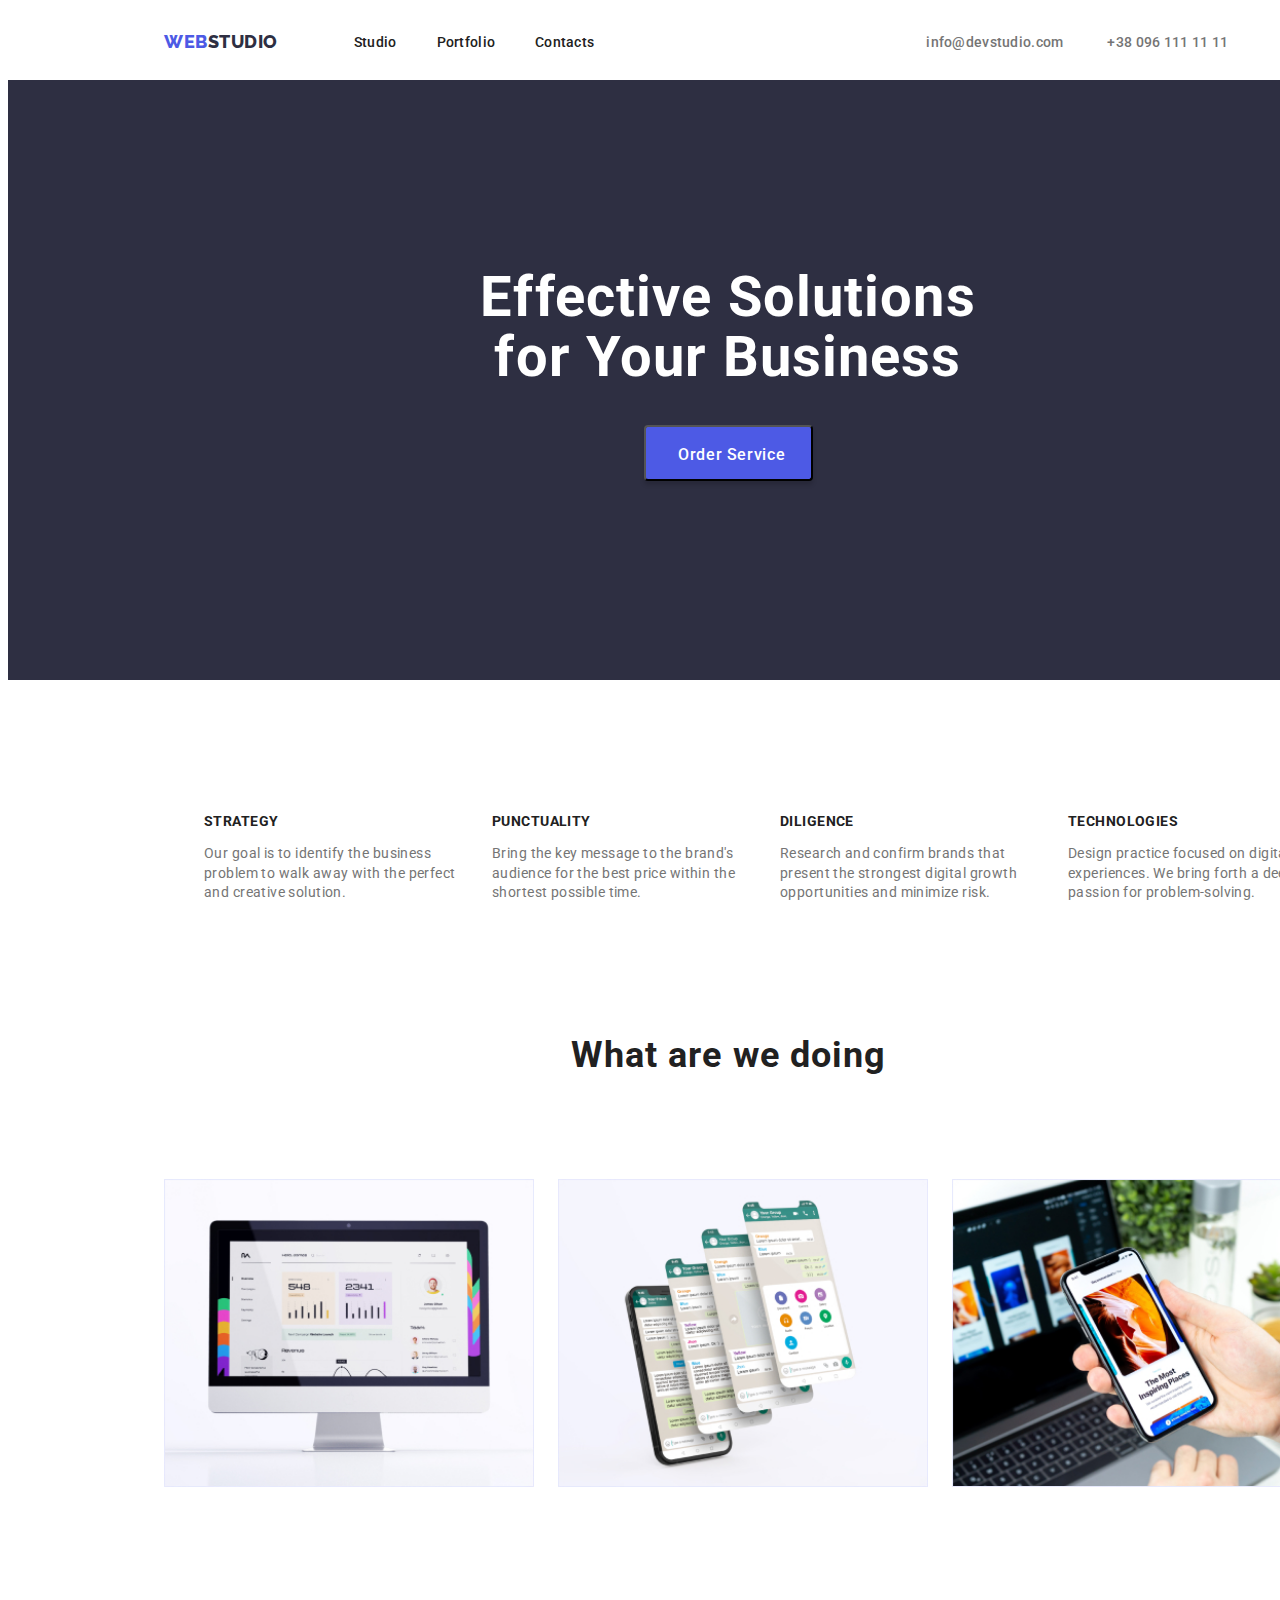
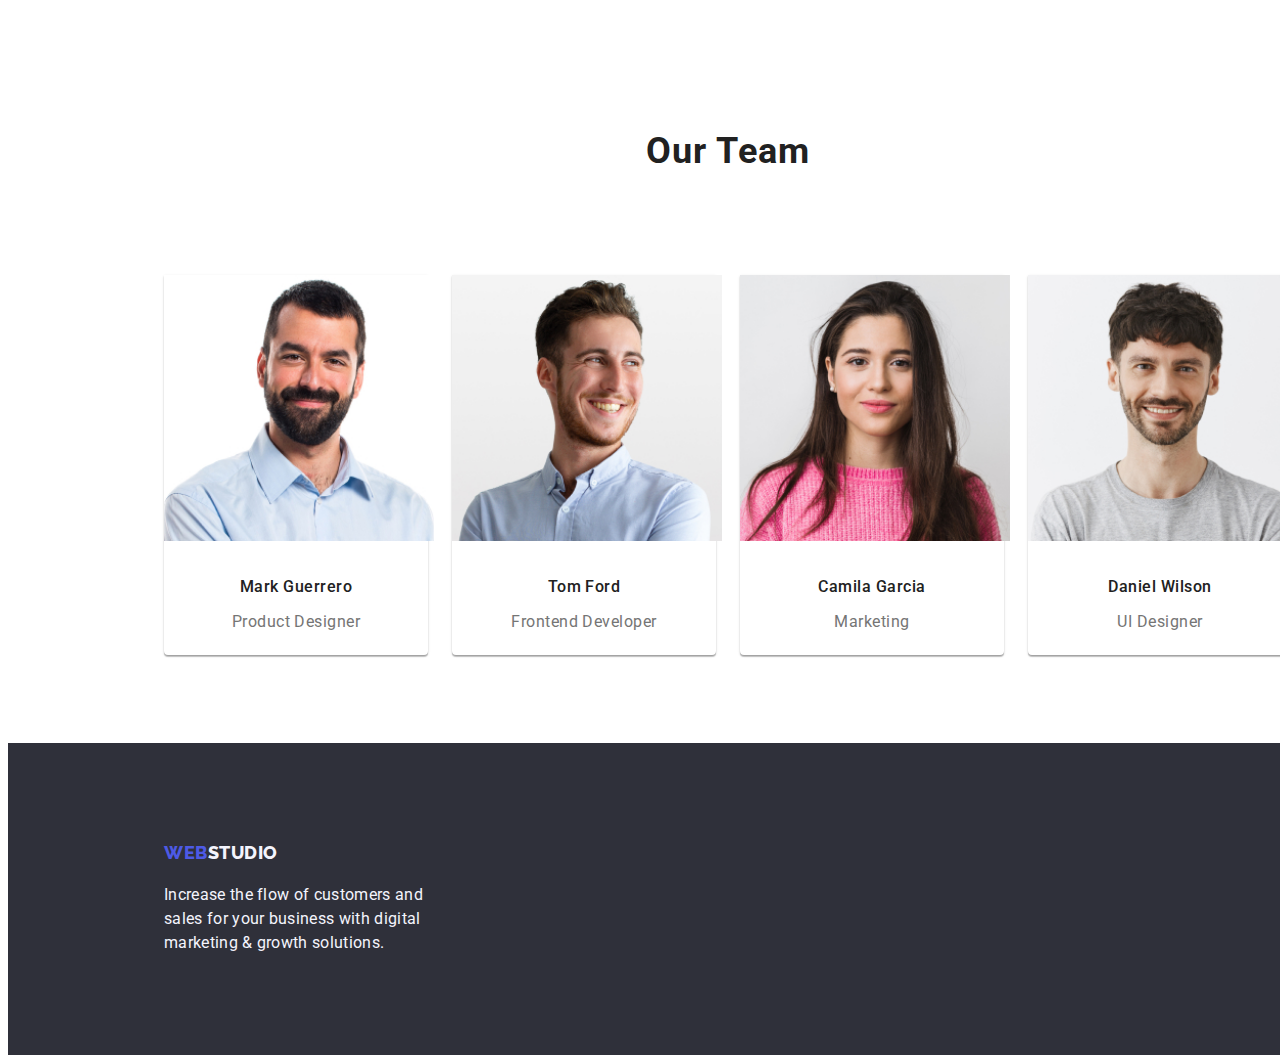
<file: index.html>
<!DOCTYPE html>
<html lang="en">
<head>
    <meta charset="UTF-8" />
    <meta http-equiv="X-UA-Compatible" content="IE=edge" />
    <meta name="viewport" content="width=device-width, initial-scale=1.0" />
    <link rel="stylesheet" href="./css/style.css">
    <link rel="preconnect" href="https://fonts.googleapis.com">
    <link rel="preconnect" href="https://fonts.gstatic.com" crossorigin>
    <link href="https://fonts.googleapis.com/css2?family=Roboto:ital,wght@0,500;0,700;0,900;1,400&display=swap"rel="stylesheet">
    <link rel="preconnect" href="https://fonts.googleapis.com">
    <link rel="preconnect" href="https://fonts.gstatic.com" crossorigin>
    <link href="https://fonts.googleapis.com/css2?family=Raleway:wght@700&display=swap" rel="stylesheet">
    <link rel="preconnect" href="https://fonts.googleapis.com">
    <link rel="preconnect" href="https://fonts.gstatic.com" crossorigin>
    <link href="https://fonts.googleapis.com/css2?family=Roboto:wght@500&display=swap" rel="stylesheet">
    <link rel="preconnect" href="https://fonts.googleapis.com">
    <link rel="preconnect" href="https://fonts.gstatic.com" crossorigin>
    <link href="https://fonts.googleapis.com/css2?family=Roboto:ital@1&display=swap" rel="stylesheet">
    <title>WebStudio</title>
</head>

<body class="body">
    <header class="header_flex">
        <a class="logo"  href=""> <span class="web">WEB</span>STUDIO</a>
        <nav>
            <ul class="list_header list">
                <li><a class="link" href="">Studio</a></li>
                <li><a class="link" href="./portfolio.html">Portfolio</a></li>
                <li><a class="link" href="">Contacts</a></li>
            </ul>
        </nav>
        <div class="namber_header">
            <a class="namber" href="info@devstudio.com">info@devstudio.com</a>
            <a class="namber_phone namber" href="+38 096 111 11 11">+38 096 111 11 11</a>
        </div>
    </header>
    <main class="main">
        <h1 class="main_text">Effective Solutions for Your Business</h1>
        <button class="main_button" type="button"><p class="button_name"> Order Service</p></button>
    </main>
    <section>
        <ul class="list list_section">
            <li class="">
                <h3 class="section_one_text">Strategy</h3>
                <p class="section_one_p">Our goal is to identify the business problem to walk away with the perfect and creative solution.</p>
            </li>
            <li>
                <h3 class="section_one_text">Punctuality</h3>
                <p class="section_one_p">Bring the key message to the brand's audience for the best price within the shortest possible time.</p>
            </li>
            <li>
                <h3 class="section_one_text">Diligence</h3>
                <p class="section_one_p">Research and confirm brands that present the strongest digital growth opportunities and minimize risk.</p>
            </li>
            <li>
                <h3 class="section_one_text">Technologies</h3>
                <p class="section_one_p">Design practice focused on digital experiences. We bring forth a deep passion for problem-solving.</p>
            </li>
        </ul>
    </section>
    <section class="section_two">
        <h2 class="section_text">What are we doing</h2>
        <ul class="list list_three">
            <li>
                <div>
                    <img class="section_two_img" src="./image/our-work1.jpg" alt="наша робота" width="370px">
                </div>
            </li>
            <li>
                <div class="our-work2">
                    <img src="./image/our-work2.jpg" alt="наша робота" width="370px">
                </div>
            </li>
            <li>
                <div>
                    <img src="./image/our-work3.jpg" alt="наша робота" width="370px">
                </div>
            </li>
        </ul>
    </section>
    <section class="section_three">
        <h2 class="section_text_2">Our Team</h2>
        <ul class="list_four">
            <li>
                <div class="box">
                    <img class="section_three_img" src="./image/Mark Guerrero.jpg" alt="Product Designer" width="270px">
                    <h3 class="section_three_text">Mark Guerrero</h3>
                    <p class="section_three_p">Product Designer</p>
                </div>
            </li>
            <li>
                <div class="box">
                    <img class="section_three_img" src="./image/Tom Ford.jpg" alt="Marketing" width="270px">
                    <h3 class="section_three_text">Tom Ford</h3>
                    <p class="section_three_p">Frontend Developer</p>
                </div>
            </li>
            <li>
                <div class="box">
                    <img class="section_three_img" src="./image/Camila Garcia.jpg" alt="Frontend Developer" width="270px">
                    <h3 class="section_three_text">Camila Garcia</h3>
                    <p class="section_three_p">Marketing</p>
                </div>
            </li>
            <li>
                <div class="box">
                    <img class="section_three_img" src="./image/Daniel Wilson.jpg" alt="UI Designer" width="270px">
                    <h3 class="section_three_text">Daniel Wilson</h3>
                    <p class="section_three_p">UI Designer</p>
                </div>
            </li>
        </ul>
    </section>
    <footer class="footer">
        <a class="footer_logo" href=""> <span class="web">WEB</span>STUDIO</a>
        
        <p class="footer_p">Increase the flow of customers and sales for your business with digital marketing & growth solutions.</p>
        
    </footer>
</body>

</html>
</file>
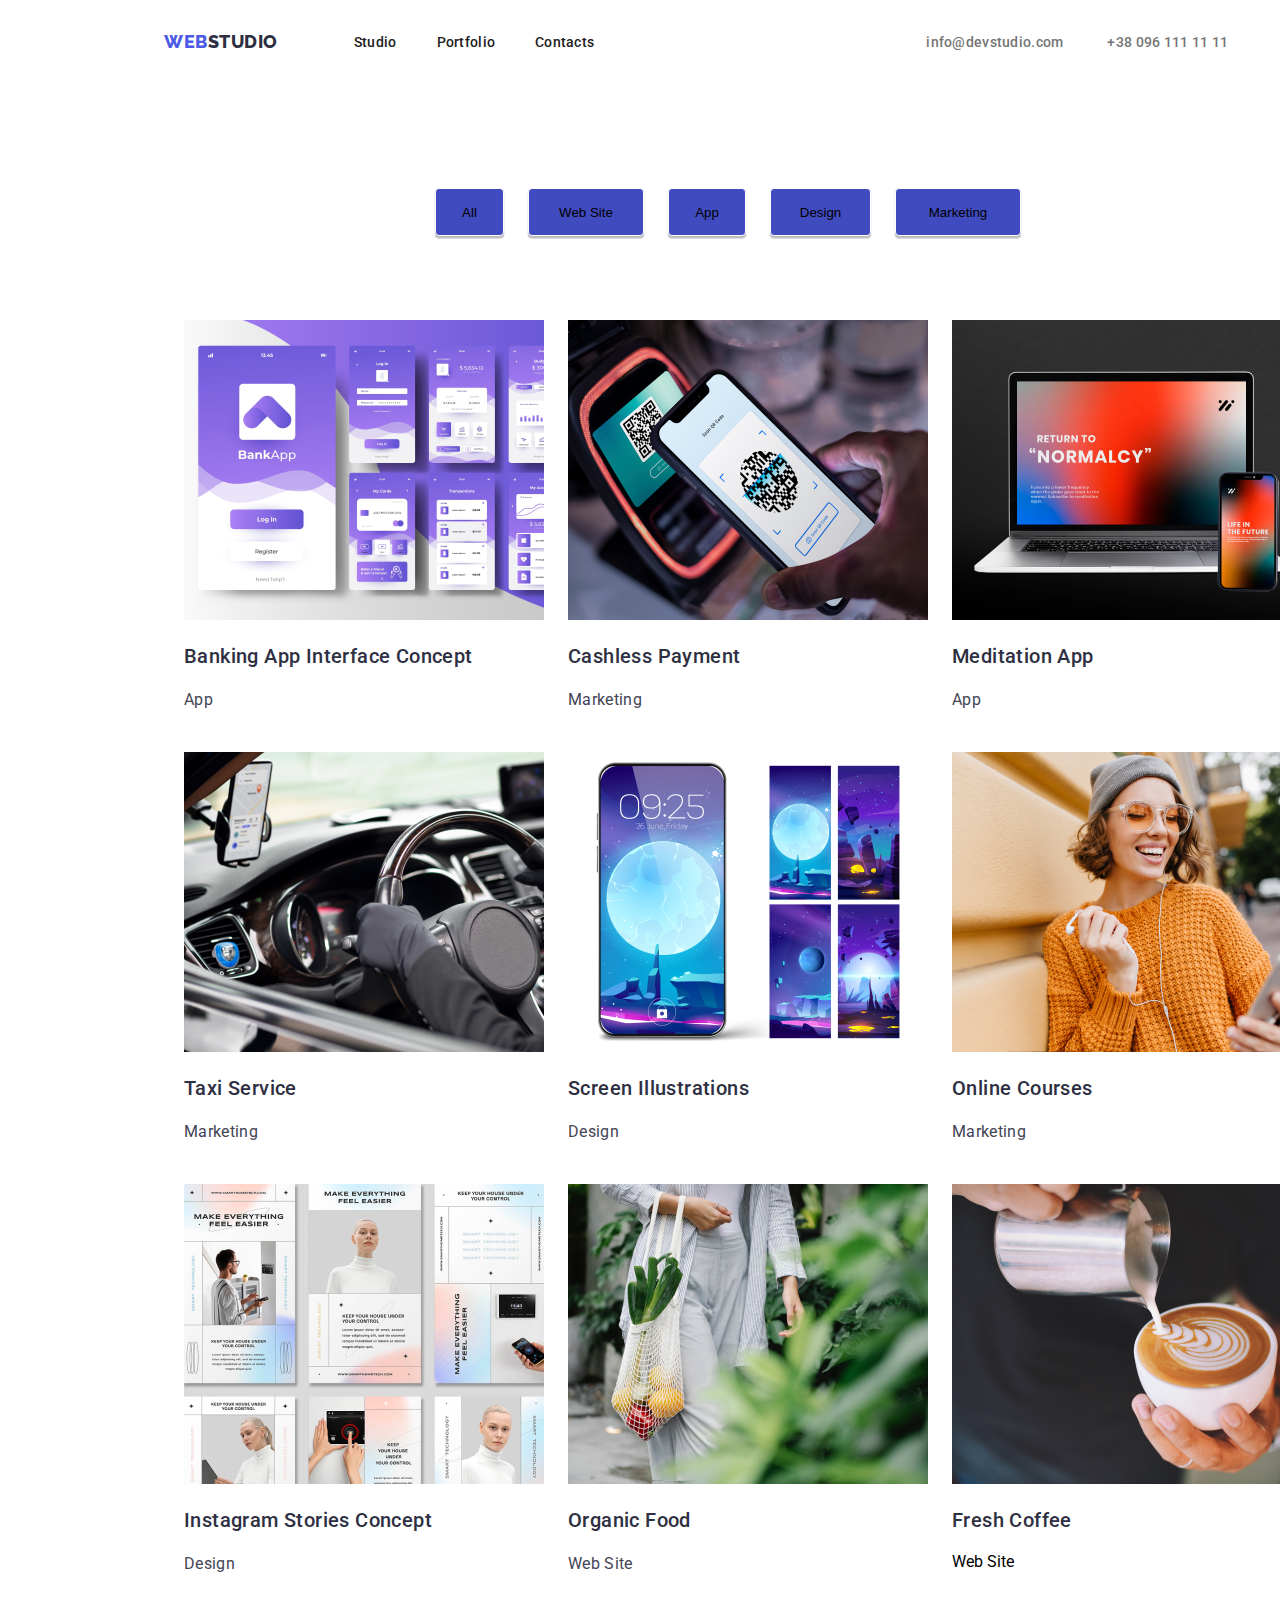
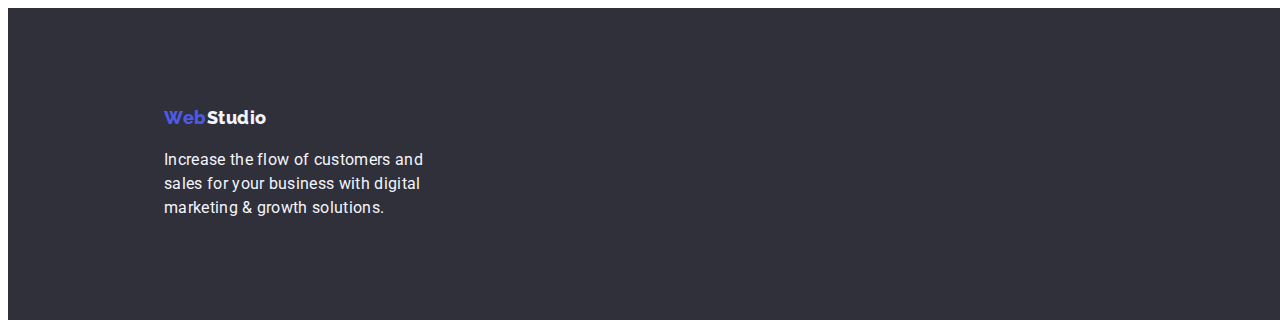
<file: portfolio.html>
<!DOCTYPE html>
<html lang="en">
<head>
    <meta charset="UTF-8" />
    <meta http-equiv="X-UA-Compatible" content="IE=edge" />
    <meta name="viewport" content="width=device-width, initial-scale=1.0" />
    <link rel="stylesheet" href="./css/style.css">
    <link rel="preconnect" href="https://fonts.googleapis.com">
    <link rel="preconnect" href="https://fonts.gstatic.com" crossorigin>
    <link rel="preconnect" href="https://fonts.gstatic.com" crossorigin>
    <link href="https://fonts.googleapis.com/css2?family=Raleway:wght@400;700&display=swap" rel="stylesheet">
    <link rel="preconnect" href="https://fonts.googleapis.com">
    <link rel="preconnect" href="https://fonts.gstatic.com" crossorigin>
    <link href="https://fonts.googleapis.com/css2?family=Roboto:wght@400;700&display=swap" rel="stylesheet">
    <link rel="preconnect" href="https://fonts.googleapis.com">
    <link rel="preconnect" href="https://fonts.gstatic.com" crossorigin>
    <link href="https://fonts.googleapis.com/css2?family=Roboto:wght@500&display=swap" rel="stylesheet">
    <link rel="preconnect" href="https://fonts.googleapis.com">
    <link rel="preconnect" href="https://fonts.gstatic.com" crossorigin>
    <link href="https://fonts.googleapis.com/css2?family=Roboto:ital@1&display=swap" rel="stylesheet">
    <title>Document</title>
</head>
<body class="body">
    <header  class="header_flex">
        <a class="logo" href="./index.html"> <span class="web">WEB</span>STUDIO</a>
        <nav>
            <ul class="list_header list">
                <li><a class="link" href="./index.html">Studio</a></li>
                <li><a class="link" href="">Portfolio</a></li>
                <li><a class="link" href="">Contacts</a></li>
            </ul>
        </nav>
        <div class="namber_header">
            <a class="namber" href="info@devstudio.com">info@devstudio.com</a>
            <a class="namber_phone namber" href="+38 096 111 11 11">+38 096 111 11 11</a>
        </div>    
    </header>
    <section>       
            <div>
                <ul class="portfolio_list">
                    <li><button class="portfolio_button portfolio_button1" type="button">All</button></li>
                    <li><button class="portfolio_button portfolio_button2" type="button">Web Site</button></li>
                    <li><button class="portfolio_button portfolio_button3" type="button">App</button></li>
                    <li><button class="portfolio_button portfolio_button4" type="button">Design</button></li>
                    <li><button class="portfolio_button portfolio_button5" type="button">Marketing</button></li>
                </ul>             
            </div>        
        <ul class="portfolio_list_two">
            <li>
                <div>
                    <img src="./image/Banking App Interface Concept.jpg" alt="Banking App Interface Concept">
                    <h3 class="portfolio_section_one_text">Banking App Interface Concept</h3>
                    <p class="portfolio_section_one_p">App</p>
                </div>
            </li>
            <li>
                <div>
                    <img src="./image/Cashless Payment.jpg" alt="Cashless Payment">
                    <h3 class="portfolio_section_one_text">Cashless Payment</h3>
                    <p class="portfolio_section_one_p">Marketing</p>
                </div>
            </li>
            <li>
                <div>
                    <img src="./image/Meditation App.jpg" alt="Meditation App">
                    <h3 class="portfolio_section_one_text">Meditation App</h3>
                    <p class="portfolio_section_one_p">App</p>
                </div>
            </li>
            <li>
                <div>
                    <img src="./image/Taxi Service.jpg" alt="Taxi Service">
                    <h3 class="portfolio_section_one_text">Taxi Service</h3>
                    <p class="portfolio_section_one_p">Marketing</p>
                </div>
            </li>
            <li>
                <div>
                    <img src="./image/Screen Illustrations.jpg" alt="Screen Illustrations">
                    <h3 class="portfolio_section_one_text">Screen Illustrations</h3>
                    <p class="portfolio_section_one_p">Design</p>
                </div>
            </li>
            <li>
                <div>
                    <img src="./image/Online Courses.jpg" alt="Online Courses">
                    <h3 class="portfolio_section_one_text">Online Courses</h3>
                    <p class="portfolio_section_one_p">Marketing</p>
                </div>
            </li>
            <li>
                <div>
                    <img src="./image/Instagram Stories Concept.jpg" alt="Instagram Stories Concept">
                    <h3 class="portfolio_section_one_text">Instagram Stories Concept</h3>
                    <p class="portfolio_section_one_p">Design</p>
                </div>
            </li>
            <li>
                <div>
                    <img src="./image/Organic Food.jpg" alt="Organic Food">
                    <h3 class="portfolio_section_one_text">Organic Food</h3>
                    <p class="portfolio_section_one_p">Web Site</p>
                </div>
            </li>
            <li>
                <div>
                    <img src="./image/Fresh Coffee.jpg" alt="Fresh Coffee">
                    <h3 class="portfolio_section_one_text">Fresh Coffee</h3>
                    <p class="sportfolio_section_one_p">Web Site</p>
                </div>
            </li>
        </ul>
    </section>


    <footer class="footer">
        <a class="footer_logo" href=""> <span class="web">Web</span>Studio</a>
        
        <p class="footer_p">Increase the flow of customers and sales for your business with digital marketing & growth solutions.</p>
        
    </footer>
</body>
</html>
</file>
<file: css/style.css>
html{
    box-sizing: border-box;
}
*,*::before,*::after{
    box-sizing: inherit;
}
*{
    cursor: pointer;
}
.body{
    font-family: 'Sans-Serif', 'Roboto';
    width: 1440px;
}
.header_flex{
    display: flex;
    height: 72px;
}
.logo {
    font-family: 'Raleway';
    font-style: normal;
    font-weight: 800;
    font-size: 18px;
    line-height: 1.16;
    letter-spacing: 0.03em;    
    color: #2E2F42;
    text-transform: none;
    text-decoration-line: none;
    padding-top: 24px;
    padding-left: 156px;
}
.web {
    font-family: 'Raleway';
    font-style: normal;
    font-weight: 800;
    font-size: 18px;
    line-height: 1.16;
    letter-spacing: 0.03em;    
    color: #4D5AE5;
}
.list_header{
    margin-top: 24px ;
    margin-left: 76px;
    padding: 0;
    gap: 40px;
}
.list{
    list-style: none;
    display: flex;
}
.link{
    font-family: 'Roboto';
    font-style: normal;
    font-weight: 500;
    font-size: 14px;
    line-height: 1.14;
    letter-spacing: 0.02em;
    color: #212121;
    text-transform: none;
    text-decoration-line: none;
}
.namber_header{
    margin-left: 332px;
    margin-top: 24px;
}
.namber{
    font-family: 'Roboto';
    font-style: normal;
    font-weight: 500;
    font-size: 14px;
    line-height: 1.14;
    letter-spacing: 0.02em;
    color: #757575;
    text-decoration-line: none;
}
.namber_phone{
    margin-left: 40px;
}
.main{
    width: 1440px;
    height: 600px;
    left: 0px;
    top: 72px;
    background: #2E2F42;
    
}
.main_text{
    font-family: 'Roboto';
    font-style: normal;
    font-weight: 700;
    font-size: 56px;
    line-height: 1.07;    
    text-align: center;
    letter-spacing: 0.02em;    
    color: #FFFFFF;
    width: 496px;
    padding-top: 188px;
    margin-left: 472px;
    margin-top: 0;
}
.main_button{
    display: flex;
    flex-direction: row;
    align-items: flex-start;
    padding: 16px 32px;
    gap: 10px;
    width: 169px;
    height: 56px;
    left: 636px;
    top: 428px;   
    background: #4D5AE5;
    box-shadow: 0px 4px 4px rgba(0, 0, 0, 0.15);
    border-radius: 4px;
    margin-left: 636px;
}
.button_name{
    height: 24px;
    font-family: 'Roboto';
    font-style: normal;
    font-weight: 500;
    font-size: 16px;
    line-height: 1.5;
    display: flex;
    align-items: center;
    letter-spacing: 0.04em;
    color: #FFFFFF;
    flex: none;
    order: 0;
    flex-grow: 0;
    margin-top: 0;
    margin-bottom: 0;
}
.list_section{
    margin-top: 120px;
    margin-left: 156px;
    width: 1128px;
    gap: 24px;
}
.section_one_text {
    font-weight: 700;
    font-size: 14px;
    line-height: 1.14;
    letter-spacing: 0.03em;
    text-transform: uppercase;
    color: #212121;
}

.section_one_p {
    font-family: 'Roboto';
    font-style: normal;
    font-weight: 400;
    font-size: 14px;
    line-height: 1.41;
    letter-spacing: 0.03em;
    color: #757575;
    width: 264px;
}
.section_two{
    margin-top: 118px;
    margin-right: 156px;
}
.section_text{
    font-weight: 700;
    font-size: 36px;
    line-height: 1.16;
    text-align: center;
    letter-spacing: 0.03em;
    color: #212121;
    margin-left: 559px;
    width: 323px;
}
.list_three{
    padding-top: 72px;
    padding-left: 156px;
}
.our-work2{
    padding-left: 24px;
    padding-right: 24px;
}
.section_three{
    margin-top: 120px;
    height: 732px;
}
.section_text_2 {
    font-weight: 700;
    font-size: 36px;
    line-height: 1.16;
    text-align: center;
    letter-spacing: 0.03em;
    color: #212121;
    padding-top: 120px;
    padding-bottom: 72px;
}
.list_four{
    list-style: none;
    display: flex;
    padding: 0;
    margin-left: 156px;
}
.box{
    background: #FFFFFF;    
    box-shadow: 0px 1px 3px rgba(0, 0, 0, 0.12), 0px 1px 1px rgba(0, 0, 0, 0.14), 0px 2px 1px rgba(0, 0, 0, 0.2);
    border-radius: 0px 0px 4px 4px;
    width: 264px;
    height: 380px;
    margin-right: 24px;
}
.section_three_text{
    font-weight: 500;
    font-size: 16px;
    line-height: 1.1875;
    text-align: center;
    letter-spacing: 0.03em;
    color: #212121;
    margin-top: 32px;
}
.section_three_p{
    font-weight: 400;
    font-size: 16px;
    line-height: 1.1875;
    text-align: center;
    letter-spacing: 0.03em;    
    color: #757575;
}
.footer{
    background: #2F303A;
    height: 312px;
}
.footer_logo{
    position: absolute;
    font-family: 'Raleway';
    font-style: normal;
    font-weight: 800;
    font-size: 18px;
    line-height: 1.16;
    letter-spacing: 0.03em;
    color: #F4F4FD;
    text-transform: none;
    text-decoration-line: none;
    margin-left: 156px;
    margin-top: 100px;
}
.footer_p{
    position: absolute  ;
    width: 264px;
    height: 72px;
    font-family: 'Roboto';
    font-style: normal;
    font-weight: 400;
    font-size: 16px;
    line-height: 1.5;
    letter-spacing: 0.02em;
    color: #F4F4FD;
    margin-top: 140px;
    margin-left: 156px;
}
.footer_namber{
    font-family: 'Roboto';
    font-style: normal;
    font-weight: 400;
    font-size: 14px;
    line-height: 1.71;
    letter-spacing: 0.03em;    
    color: rgba(255, 255, 255, 0.6);
    text-decoration: none;
}

/*----------------portfolio-----------------*/
.portfolio_link{
    font-family: 'Roboto';
    font-style: normal;
    font-weight: 500;
    font-size: 14px;
    line-height: 1.14;
    letter-spacing: 0.02em;
    color: #212121;
    text-decoration: none;
}
.portfolio_namber {
    font-family: 'Roboto';
    font-style: normal;
    font-weight: 500;
    font-size: 14px;
    line-height: 1.14;
    letter-spacing: 0.02em;
    color: #757575;
    text-decoration: none;
}
.portfolio_list{
    list-style: none;
    display: flex;
    flex-direction: row;
    justify-content: center;
    align-items: center;
    padding: 12px 24px;
    gap: 24px;
    margin-top: 96px;
}
.portfolio_button{
    width: 116px;
    height: 48px;    
    background: #F4F4FD;
    border: 1px solid #ffffff;
    border-radius: 4px;    
    flex: none;
    order: 1;
    flex-grow: 0;
    background: #404BBF;
    box-shadow: 0px 3px 1px rgba(0, 0, 0, 0.1), 0px 2px 1px rgba(0, 0, 0, 0.08), 0px 2px 2px rgba(0, 0, 0, 0.12);
    border-radius: 4px;
}
.portfolio_button1{
    width: 69px;;
}
.portfolio_button2{
    width: 116px;
}
.portfolio_button3{
    width: 78px;
}
.portfolio_button4{
    width: 101px;
}
.portfolio_button5{
    width: 126px;
}

.portfolio_list_two{
    display: flex;
    list-style: none;
    flex-wrap: wrap;
    justify-content: center;
    gap: 24px;
    margin-top: 72px;
}
.portfolio_section_one_text{
    font-family: 'Roboto';
    font-style: normal;
    font-weight: 500;
    font-size: 20px;
    line-height: 1.2;
    letter-spacing: 0.02em;
    color: #2E2F42;
}
.portfolio_section_one_p{
    font-family: 'Roboto';
    font-style: normal;
    font-weight: 400;
    font-size: 16px;
    line-height: 1.5;
    letter-spacing: 0.02em;
    color: #434455;
}
</file>
